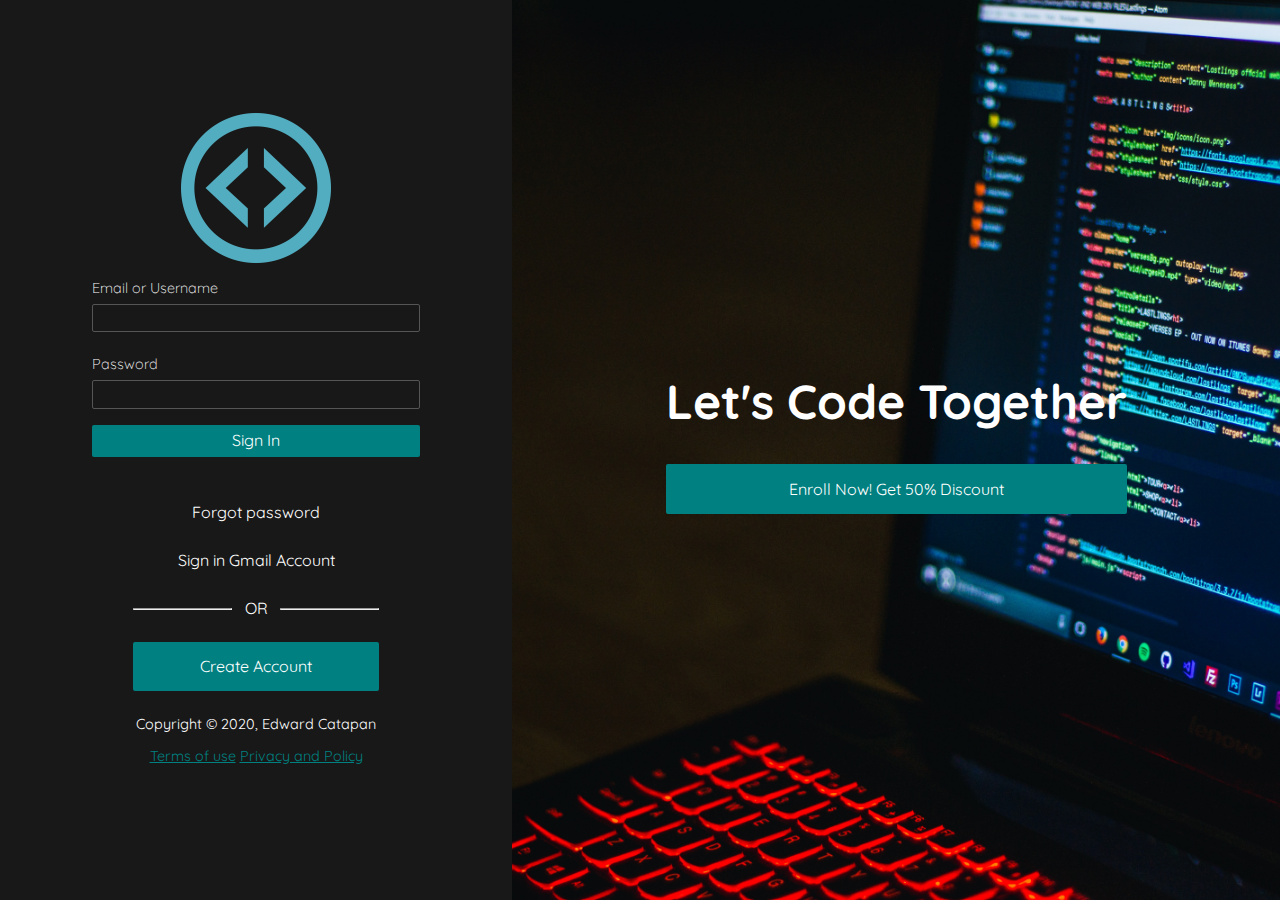
<file: index.html>
<!DOCTYPE html>
<html lang="en">
<head>
    <meta charset="UTF-8">
    <meta name="viewport" content="width=device-width, initial-scale=1.0">
    <title>Pure HTML/CSS</title>
    <link rel="stylesheet" href="https://cdnjs.cloudflare.com/ajax/libs/font-awesome/5.15.1/css/all.min.css" integrity="sha512-+4zCK9k+qNFUR5X+cKL9EIR+ZOhtIloNl9GIKS57V1MyNsYpYcUrUeQc9vNfzsWfV28IaLL3i96P9sdNyeRssA==" crossorigin="anonymous" />
    <link rel="stylesheet" href="css/main.css">
</head>
<body>
    <div class="container">
        <div id="left">
            <div id="signin">
                <div class="logo"> 
                    <img src="./img/logo1.png" alt="">
                </div>
               
                <form action="">
                    <div>
                        <label for="">Email or Username</label>
                        <input type="text" class="text-input">
                    </div>
                    
                    <div>
                        <label for="">Password</label>
                        <input type="text" class="text-input">
                    </div>
                    <a href="home.html" type="submit" class="primary-btn">Sign In</a>
                </form>
                
                <div class="links">
                    <a href="home.html">Forgot password</a>
                    <a href="home.html">Sign in Gmail Account</a>
                </div>
                
                <div class="or">
                    <hr class="line"> 
                    <span>OR</span>
                    <hr class="line">
                </div>
                
                <a href="home.html" class="secondary-btn">Create Account</a>
                
                <div class="footer">
                    <p>Copyright &copy; 2020, Edward Catapan</p>
               
                    <div>
                        <a href="#">Terms of use</a>
                        <a href="#">Privacy and Policy</a>
                    </div>
                </div>
            </div>
        </div>  
        
        <div id="right">

            <div id="letscode">
                <div class="code">
                    <h1 class="code-text">
                        Let's Code Together
                    </h1>
                    
                    <a href="" class="right-btn">Enroll Now! Get 50% Discount</a>
                </div>
            </div>
        </div>
    </div>
</body>
</html>
</file>
<file: css/main.css>
@import url("https://fonts.googleapis.com/css?family=Quicksand") ;
*{
    box-sizing: border-box;
    margin: 0;
    padding: 0;

}
body{
	background: #181818;
	font-family: 'Quicksand', sans-serif;
	color: #fff;
	line-height: 1.9rem;
	overflow: hidden;
}
.container{
	display: flex;
	flex-direction: row;


}

#left{

	display: flex;
	flex: 1;
	flex-direction: column;
	height: 100;
	align-items: center;
	justify-content: center;
}

#signin{
	display: flex;
	flex-direction: column;
	width: 80%;
	align-items: center;
	justify-content: center;
	margin-bottom: 1rem;
}

#signin .logo{
	margin-top: 6vh;
	margin:auto;
}
#signin .logo img{
	margin-top: 1rem;
	height: 150px;
	
}
#signin form{
	width: 80%;
	padding-bottom: 2.5rem;
}

#signin label{
	font-size:  0.9rem;
	font-weight: 300;


}

#signin .text-input{
	display: block;
	width: 100%;
	background: #181818;
	border: 1px solid #555;
	border-radius: 2px;
	height: 1.8rem;
	color: #fff;
	padding: 0.7rem 1rem;
	font-weight: 300;
	margin-bottom: 1rem;
}

#signin .or, .line{
	width: 60%;
	margin: auto;
}
.primary-btn{
	display: block;
	width: 100%;
	background: teal;
	color: #fff;
	border: none;
	font-size: 1rem;
	border-radius: 2px;
	height: 2rem;
	cursor: pointer;
	transition: all 0.5s;
	text-align: center;
	text-decoration: none;

}
.primary-btn:hover{
	opacity: 75%;
}

#signin .links a{
	display: block;
	text-align: center;
	text-decoration: none;
	color: #fff;
	margin-bottom: 2vh;
	cursor: pointer;
	transition: ease-in-out 0.5s;
}

#signin .links a:hover{
 color: teal;
}
#signin .or{
	display: flex;
	flex-direction: row;
	align-items: center;
	margin-bottom: 2vh;
}
#signin .or, .line{
	flex: auto;
	color: #fff;
}

#signin .or span{
	padding: 0 0.8rem;
}

.secondary-btn{
	display: block;
	width: 60%;
	background: teal;
	text-align: center;
	text-decoration: none;
	color: #fff;
	border: none;
	font-size: 1rem;
	border-radius: 2px;
	padding: 0.6rem 0;
	cursor: pointer;
	transition: all 0.5s;

}

.secondary-btn:hover{
	opacity: 75%;
}

.footer{
	text-align: center;
	margin-bottom: 1rem;
}

.footer p{
	font-size: 0.9rem;
	margin-top: 2vh;
}

.footer a{
	font-size: 0.9rem;
	color: teal;
	cursor: pointer;
	transition: ease-in-out 0.5s;
	=
}
.footer a:hover{
	color: #fff;

}
#right{
	display: flex;
	flex: 2;
	flex-direction: column;
}
	

#letscode{
	display: flex;
	flex-direction: column;
	background-image: url(../img/pic3.jpg);
	background-repeat: no-repeat;
	background-position: center center;
	background-size: cover;
	height: 100vh;
	align-items: center;
	justify-content: center;
}

#letscode .code-text{
	font-size: 3rem;
	width: 100%;
	margin-bottom: 3rem;

}
.right-btn{
	display: block;
	width: 100%;
	background: teal;
	text-align: center;
	text-decoration: none;
	color: #fff;
	border: none;
	font-size: 1rem;
	border-radius: 2px;
	padding: 0.6rem 0;
	cursor: pointer;
	transition: all 0.5s;

}
.right-btn:hover{
	opacity: 50%;
}
@media(min-width: 1200px){
	#left{
		flex: 4;
	}

	#right{
		flex: 6;
	}
}

@media (max-width: 760px){
	#right{
		display: none;
	}
}
</file>
